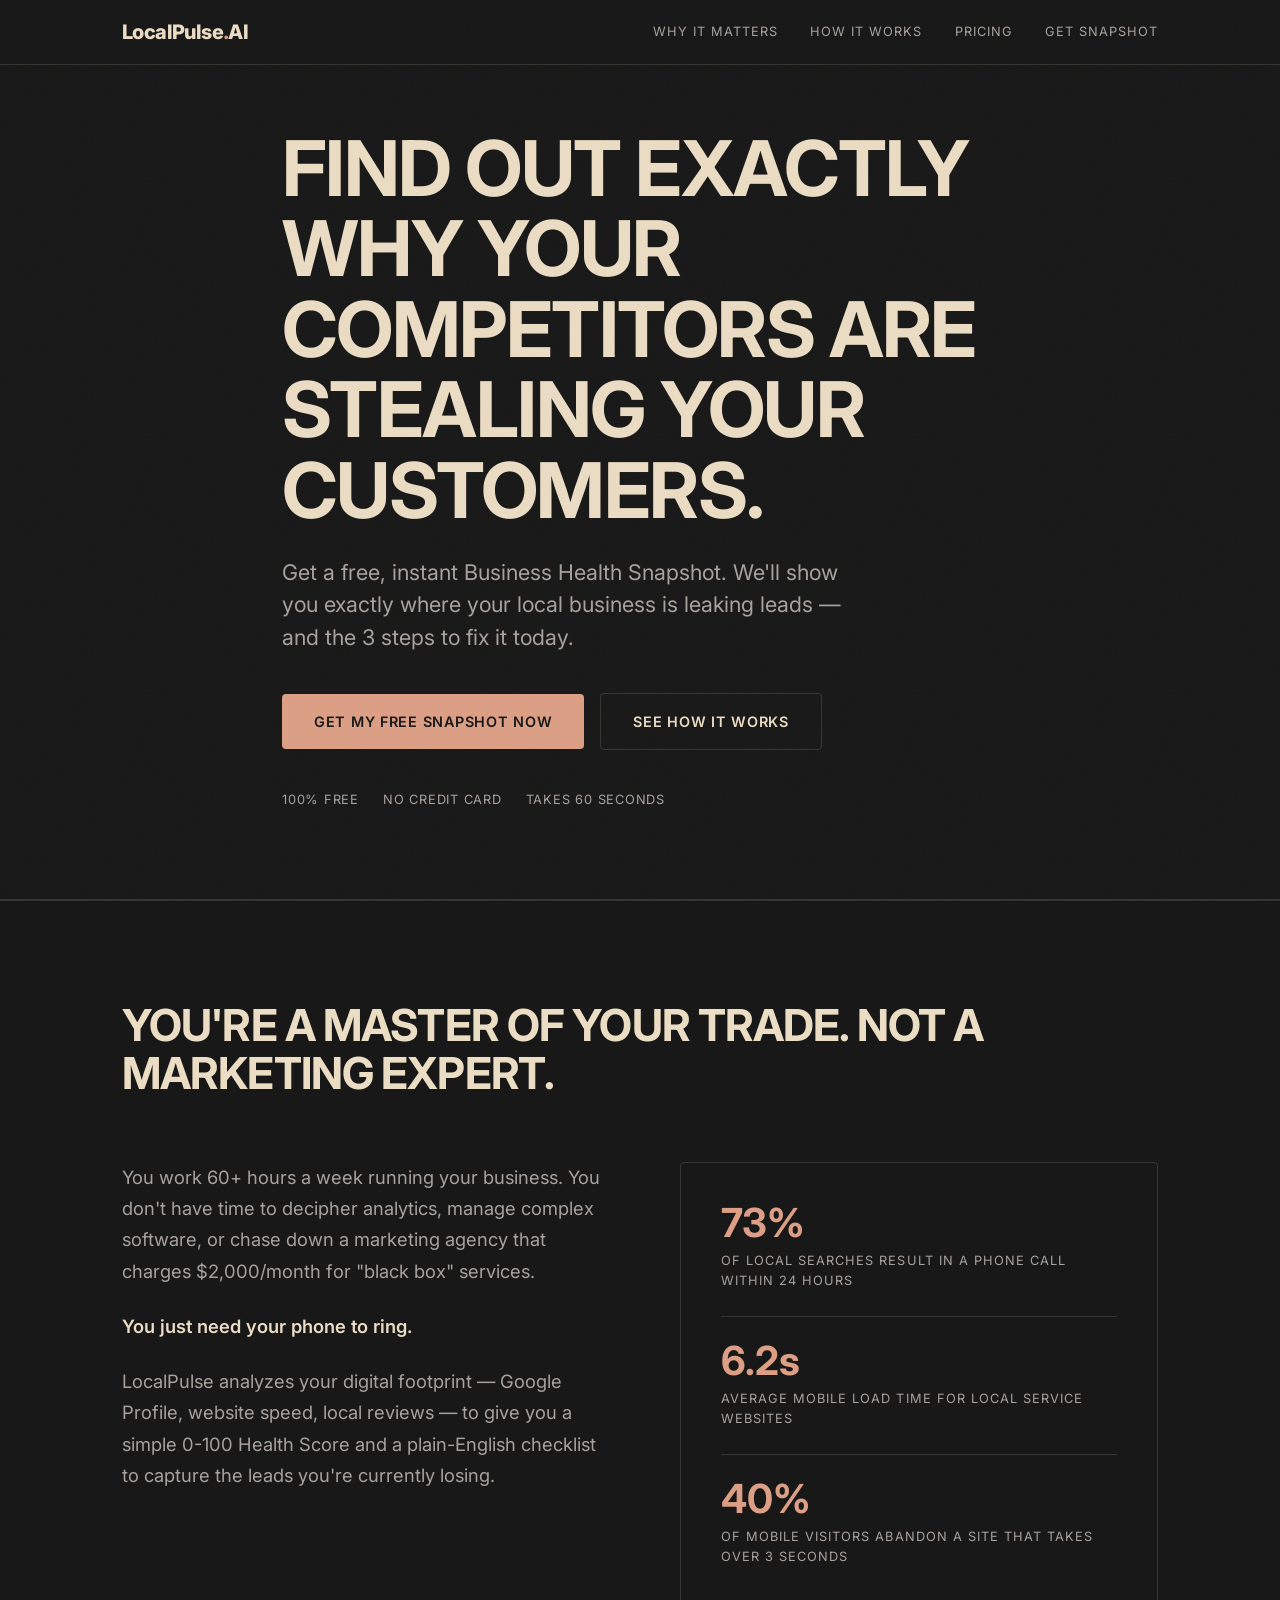
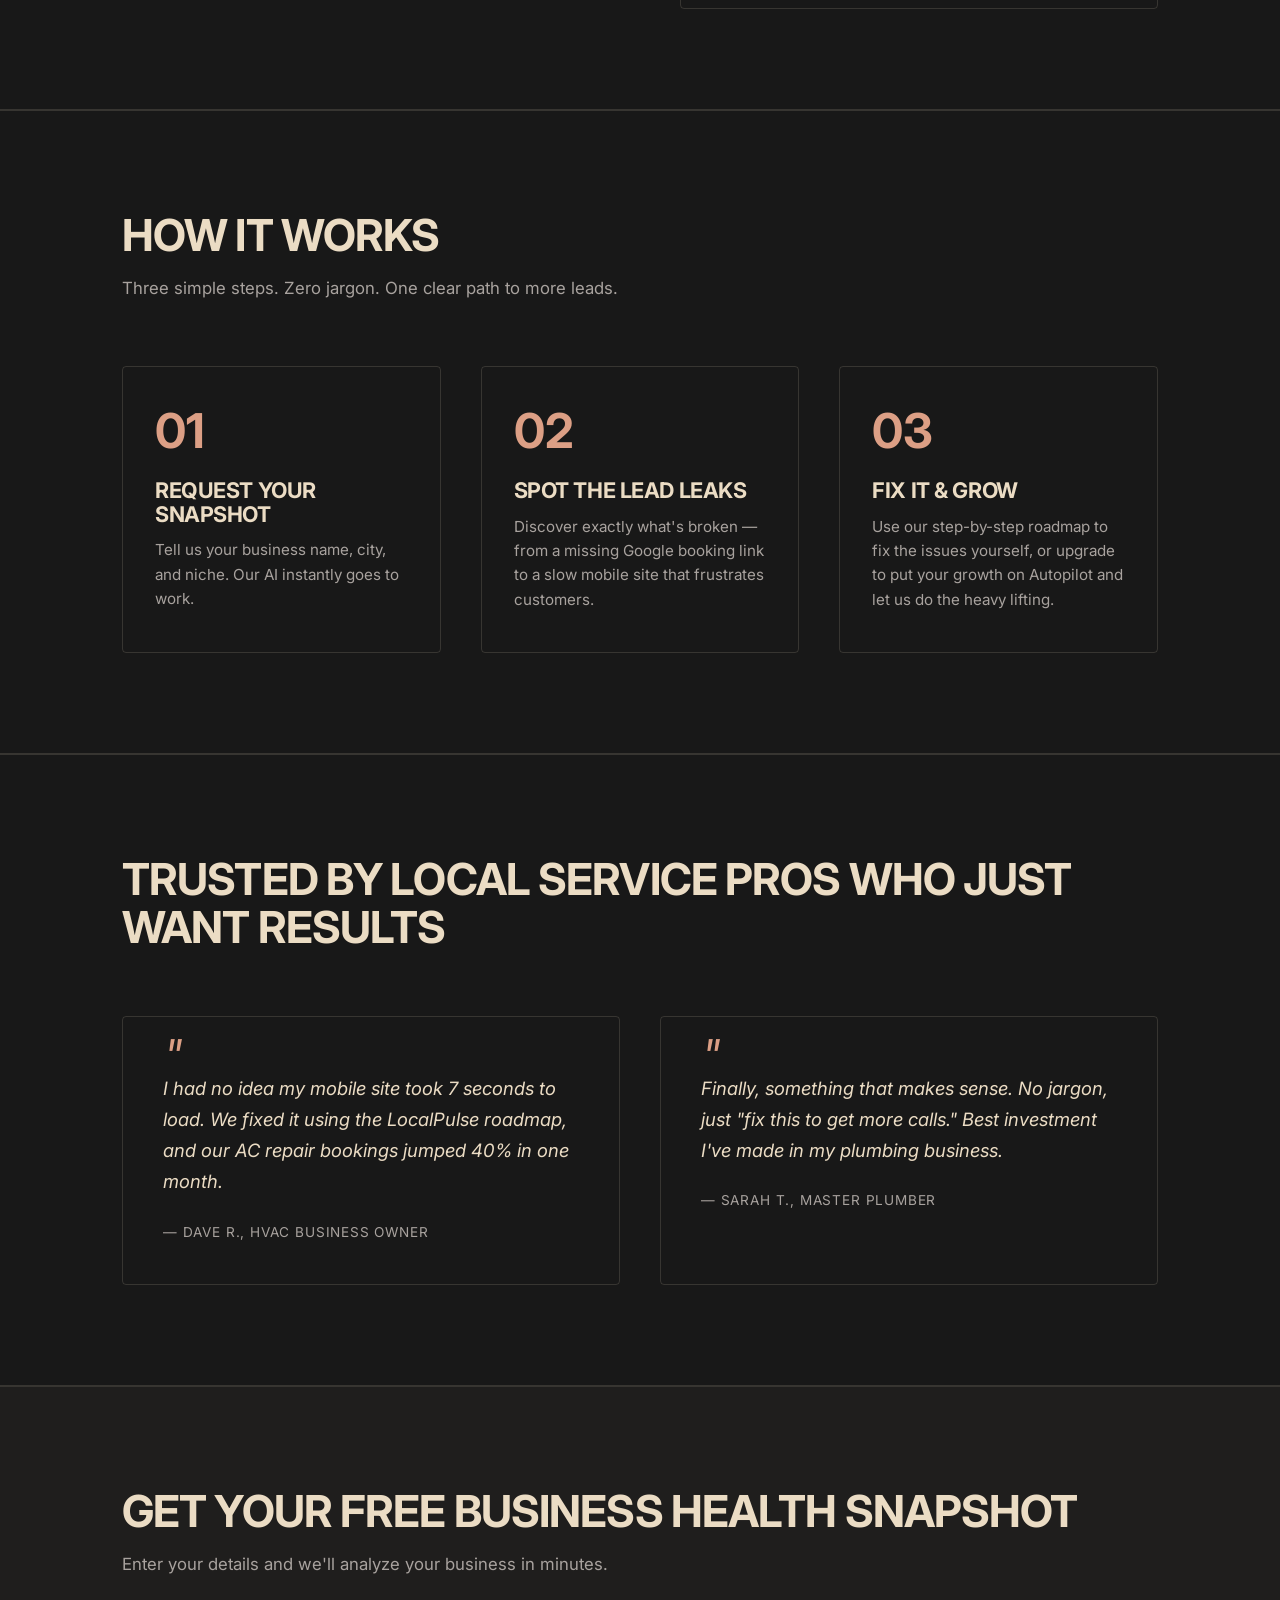
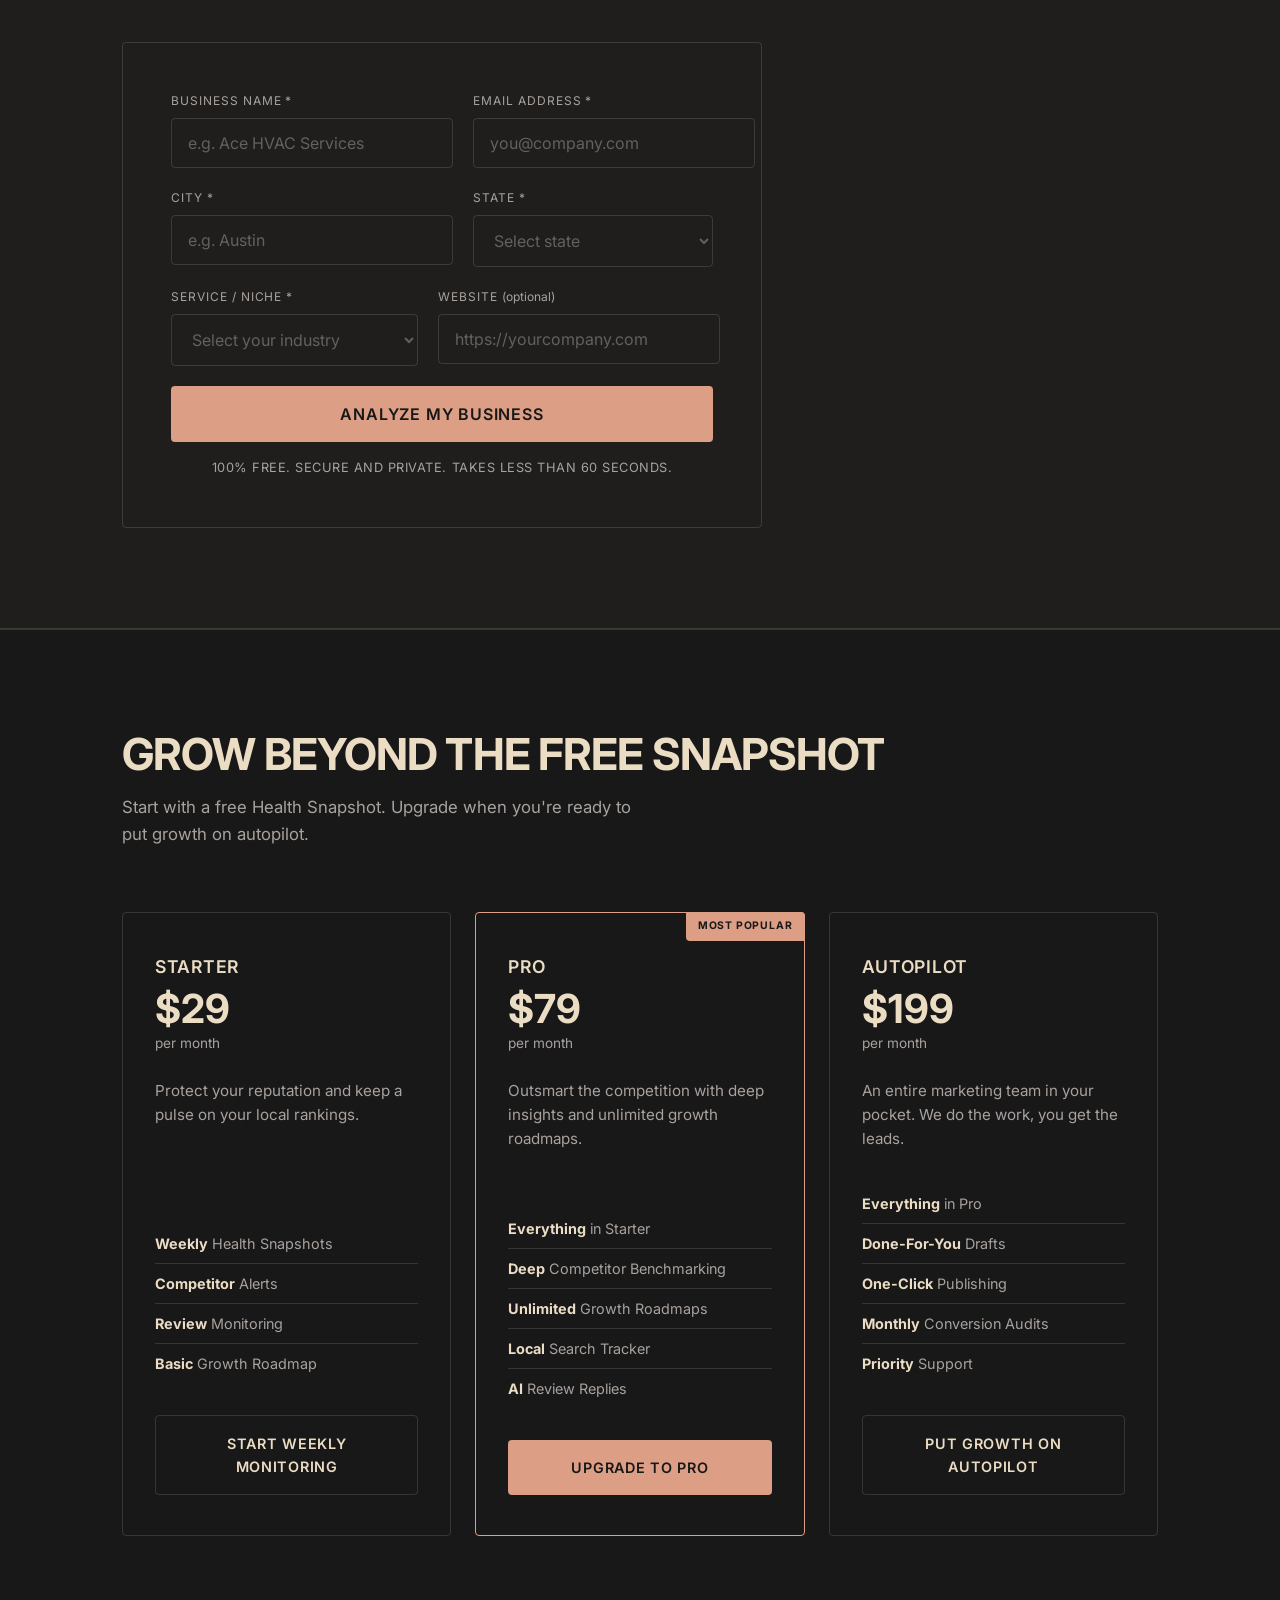
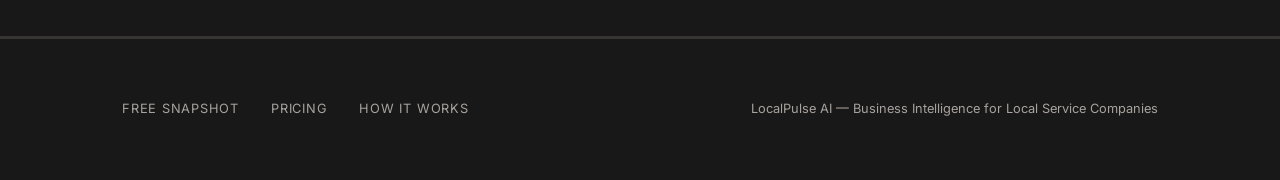
<file: landing-page/index.html>
<!DOCTYPE html>
<html lang="en">
<head>
  <meta charset="UTF-8">
  <meta name="viewport" content="width=device-width, initial-scale=1.0">
  <title>LocalPulse AI — Find Out Why Your Competitors Are Stealing Your Customers</title>
  <meta name="description" content="Get a free Business Health Snapshot. Discover where your local business is leaking leads and the 3 steps to fix it today.">
  <link rel="preconnect" href="https://fonts.googleapis.com">
  <link rel="preconnect" href="https://fonts.gstatic.com" crossorigin>
  <link href="https://fonts.googleapis.com/css2?family=Inter:wght@400;500;600;700;800&display=swap" rel="stylesheet">
  <link rel="stylesheet" href="styles.css">
</head>
<body>

  <!-- Navigation -->
  <nav class="nav">
    <div class="container nav-inner">
      <a href="/" class="logo">LocalPulse<span>.</span>AI</a>
      <ul class="nav-links">
        <li><a href="#hook">Why It Matters</a></li>
        <li><a href="#how">How It Works</a></li>
        <li><a href="#pricing">Pricing</a></li>
        <li><a href="#form">Get Snapshot</a></li>
      </ul>
    </div>
  </nav>

  <!-- Hero -->
  <header class="hero">
    <div class="container hero-content">
      <h1>Find Out Exactly Why Your Competitors Are Stealing Your Customers.</h1>
      <p class="hero-sub">Get a free, instant Business Health Snapshot. We'll show you exactly where your local business is leaking leads — and the 3 steps to fix it today.</p>
      <div class="hero-cta">
        <a href="#form" class="btn btn-primary">Get My Free Snapshot Now</a>
        <a href="#how" class="btn btn-outline">See How It Works</a>
      </div>
      <div class="hero-trust">
        <span>100% Free</span>
        <span>No Credit Card</span>
        <span>Takes 60 Seconds</span>
      </div>
    </div>
  </header>

  <div class="divider"></div>

  <!-- Hook -->
  <section class="section" id="hook">
    <div class="container">
      <div class="section-header">
        <h2>You're a Master of Your Trade. Not a Marketing Expert.</h2>
      </div>
      <div class="hook-grid">
        <div class="hook-body">
          <p>You work 60+ hours a week running your business. You don't have time to decipher analytics, manage complex software, or chase down a marketing agency that charges $2,000/month for "black box" services.</p>
          <p><strong>You just need your phone to ring.</strong></p>
          <p>LocalPulse analyzes your digital footprint — Google Profile, website speed, local reviews — to give you a simple 0-100 Health Score and a plain-English checklist to capture the leads you're currently losing.</p>
        </div>
        <div class="hook-stats">
          <div class="stat-item">
            <div class="stat-num">73%</div>
            <div class="stat-label">Of local searches result in a phone call within 24 hours</div>
          </div>
          <div class="stat-item">
            <div class="stat-num">6.2s</div>
            <div class="stat-label">Average mobile load time for local service websites</div>
          </div>
          <div class="stat-item">
            <div class="stat-num">40%</div>
            <div class="stat-label">Of mobile visitors abandon a site that takes over 3 seconds</div>
          </div>
        </div>
      </div>
    </div>
  </section>

  <div class="divider"></div>

  <!-- How It Works -->
  <section class="section" id="how">
    <div class="container">
      <div class="section-header">
        <h2>How It Works</h2>
        <p>Three simple steps. Zero jargon. One clear path to more leads.</p>
      </div>
      <div class="steps">
        <div class="step">
          <div class="step-num">01</div>
          <h3>Request Your Snapshot</h3>
          <p>Tell us your business name, city, and niche. Our AI instantly goes to work.</p>
        </div>
        <div class="step">
          <div class="step-num">02</div>
          <h3>Spot the Lead Leaks</h3>
          <p>Discover exactly what's broken — from a missing Google booking link to a slow mobile site that frustrates customers.</p>
        </div>
        <div class="step">
          <div class="step-num">03</div>
          <h3>Fix It &amp; Grow</h3>
          <p>Use our step-by-step roadmap to fix the issues yourself, or upgrade to put your growth on Autopilot and let us do the heavy lifting.</p>
        </div>
      </div>
    </div>
  </section>

  <div class="divider"></div>

  <!-- Social Proof -->
  <section class="section">
    <div class="container">
      <div class="section-header">
        <h2>Trusted by Local Service Pros Who Just Want Results</h2>
      </div>
      <div class="quotes">
        <div class="quote">
          <p class="quote-text">I had no idea my mobile site took 7 seconds to load. We fixed it using the LocalPulse roadmap, and our AC repair bookings jumped 40% in one month.</p>
          <p class="quote-attrib">— Dave R., HVAC Business Owner</p>
        </div>
        <div class="quote">
          <p class="quote-text">Finally, something that makes sense. No jargon, just "fix this to get more calls." Best investment I've made in my plumbing business.</p>
          <p class="quote-attrib">— Sarah T., Master Plumber</p>
        </div>
      </div>
    </div>
  </section>

  <div class="divider"></div>

  <!-- Lead Capture Form -->
  <section class="section form-section" id="form">
    <div class="container">
      <div class="section-header">
        <h2>Get Your Free Business Health Snapshot</h2>
        <p>Enter your details and we'll analyze your business in minutes.</p>
      </div>
      <div class="form-card" id="formCard">
        <form id="reportForm" novalidate>
          <div class="form-row">
            <div class="form-group">
              <label for="business_name">Business Name *</label>
              <input type="text" id="business_name" name="business_name" placeholder="e.g. Ace HVAC Services" required>
            </div>
            <div class="form-group">
              <label for="email">Email Address *</label>
              <input type="email" id="email" name="email" placeholder="you@company.com" required>
            </div>
          </div>
          <div class="form-row">
            <div class="form-group">
              <label for="city">City *</label>
              <input type="text" id="city" name="city" placeholder="e.g. Austin" required>
            </div>
            <div class="form-group">
              <label for="state">State *</label>
              <select id="state" name="state" required>
                <option value="" disabled selected>Select state</option>
                <option value="AL">Alabama</option>
                <option value="AK">Alaska</option>
                <option value="AZ">Arizona</option>
                <option value="AR">Arkansas</option>
                <option value="CA">California</option>
                <option value="CO">Colorado</option>
                <option value="CT">Connecticut</option>
                <option value="DE">Delaware</option>
                <option value="FL">Florida</option>
                <option value="GA">Georgia</option>
                <option value="HI">Hawaii</option>
                <option value="ID">Idaho</option>
                <option value="IL">Illinois</option>
                <option value="IN">Indiana</option>
                <option value="IA">Iowa</option>
                <option value="KS">Kansas</option>
                <option value="KY">Kentucky</option>
                <option value="LA">Louisiana</option>
                <option value="ME">Maine</option>
                <option value="MD">Maryland</option>
                <option value="MA">Massachusetts</option>
                <option value="MI">Michigan</option>
                <option value="MN">Minnesota</option>
                <option value="MS">Mississippi</option>
                <option value="MO">Missouri</option>
                <option value="MT">Montana</option>
                <option value="NE">Nebraska</option>
                <option value="NV">Nevada</option>
                <option value="NH">New Hampshire</option>
                <option value="NJ">New Jersey</option>
                <option value="NM">New Mexico</option>
                <option value="NY">New York</option>
                <option value="NC">North Carolina</option>
                <option value="ND">North Dakota</option>
                <option value="OH">Ohio</option>
                <option value="OK">Oklahoma</option>
                <option value="OR">Oregon</option>
                <option value="PA">Pennsylvania</option>
                <option value="RI">Rhode Island</option>
                <option value="SC">South Carolina</option>
                <option value="SD">South Dakota</option>
                <option value="TN">Tennessee</option>
                <option value="TX">Texas</option>
                <option value="UT">Utah</option>
                <option value="VT">Vermont</option>
                <option value="VA">Virginia</option>
                <option value="WA">Washington</option>
                <option value="WV">West Virginia</option>
                <option value="WI">Wisconsin</option>
                <option value="WY">Wyoming</option>
              </select>
            </div>
          </div>
          <div class="form-row">
            <div class="form-group">
              <label for="niche">Service / Niche *</label>
              <select id="niche" name="niche" required>
                <option value="" disabled selected>Select your industry</option>
                <option value="HVAC">HVAC / Heating &amp; Cooling</option>
                <option value="Plumbing">Plumbing</option>
                <option value="Electrical">Electrical</option>
                <option value="Roofing">Roofing</option>
                <option value="Garage Doors">Garage Doors</option>
                <option value="Pest Control">Pest Control</option>
                <option value="Landscaping">Landscaping</option>
                <option value="Painting">Painting</option>
                <option value="Cleaning">Cleaning Services</option>
                <option value="Other">Other Home Services</option>
              </select>
            </div>
            <div class="form-group">
              <label for="website">Website <span style="text-transform:none;letter-spacing:0;color:var(--muted)">(optional)</span></label>
              <input type="url" id="website" name="website" placeholder="https://yourcompany.com">
            </div>
          </div>
          <div class="form-submit">
            <button type="submit" class="btn btn-primary" id="submitBtn">Analyze My Business</button>
          </div>
          <p class="form-micro">100% Free. Secure and private. Takes less than 60 seconds.</p>
        </form>

        <div class="form-success" id="successMessage">
          <h3>Your Snapshot Is Being Prepared.</h3>
          <p id="successText" class="text-muted" style="max-width:none;"></p>
          <p class="mt-24 text-muted" style="font-size:0.85rem;">Snapshot ID: <code id="snapshotId" style="color:var(--accent)"></code></p>
        </div>
      </div>
    </div>
  </section>

  <div class="divider"></div>

  <!-- Pricing -->
  <section class="section" id="pricing">
    <div class="container">
      <div class="section-header">
        <h2>Grow Beyond the Free Snapshot</h2>
        <p>Start with a free Health Snapshot. Upgrade when you're ready to put growth on autopilot.</p>
      </div>
      <div class="pricing-grid">
        <div class="pricing-card">
          <div class="pricing-name">Starter</div>
          <div class="pricing-price">$29</div>
          <div class="pricing-period">per month</div>
          <p class="pricing-desc">Protect your reputation and keep a pulse on your local rankings.</p>
          <ul class="pricing-features">
            <li><strong>Weekly</strong> Health Snapshots</li>
            <li><strong>Competitor</strong> Alerts</li>
            <li><strong>Review</strong> Monitoring</li>
            <li><strong>Basic</strong> Growth Roadmap</li>
          </ul>
          <a href="checkout-starter.html" class="btn btn-outline">Start Weekly Monitoring</a>
        </div>

        <div class="pricing-card featured">
          <div class="pricing-badge">Most Popular</div>
          <div class="pricing-name">Pro</div>
          <div class="pricing-price">$79</div>
          <div class="pricing-period">per month</div>
          <p class="pricing-desc">Outsmart the competition with deep insights and unlimited growth roadmaps.</p>
          <ul class="pricing-features">
            <li><strong>Everything</strong> in Starter</li>
            <li><strong>Deep</strong> Competitor Benchmarking</li>
            <li><strong>Unlimited</strong> Growth Roadmaps</li>
            <li><strong>Local</strong> Search Tracker</li>
            <li><strong>AI</strong> Review Replies</li>
          </ul>
          <a href="checkout-pro.html" class="btn btn-primary">Upgrade to Pro</a>
        </div>

        <div class="pricing-card">
          <div class="pricing-name">Autopilot</div>
          <div class="pricing-price">$199</div>
          <div class="pricing-period">per month</div>
          <p class="pricing-desc">An entire marketing team in your pocket. We do the work, you get the leads.</p>
          <ul class="pricing-features">
            <li><strong>Everything</strong> in Pro</li>
            <li><strong>Done-For-You</strong> Drafts</li>
            <li><strong>One-Click</strong> Publishing</li>
            <li><strong>Monthly</strong> Conversion Audits</li>
            <li><strong>Priority</strong> Support</li>
          </ul>
          <a href="checkout-autopilot.html" class="btn btn-outline">Put Growth on Autopilot</a>
        </div>
      </div>
    </div>
  </section>

  <div class="divider"></div>

  <!-- Footer -->
  <footer class="footer">
    <div class="container footer-inner">
      <ul class="footer-links">
        <li><a href="#form">Free Snapshot</a></li>
        <li><a href="#pricing">Pricing</a></li>
        <li><a href="#how">How It Works</a></li>
      </ul>
      <p class="footer-copy">LocalPulse AI — Business Intelligence for Local Service Companies</p>
    </div>
  </footer>

  <script src="app.js"></script>
</body>
</html>
</file>
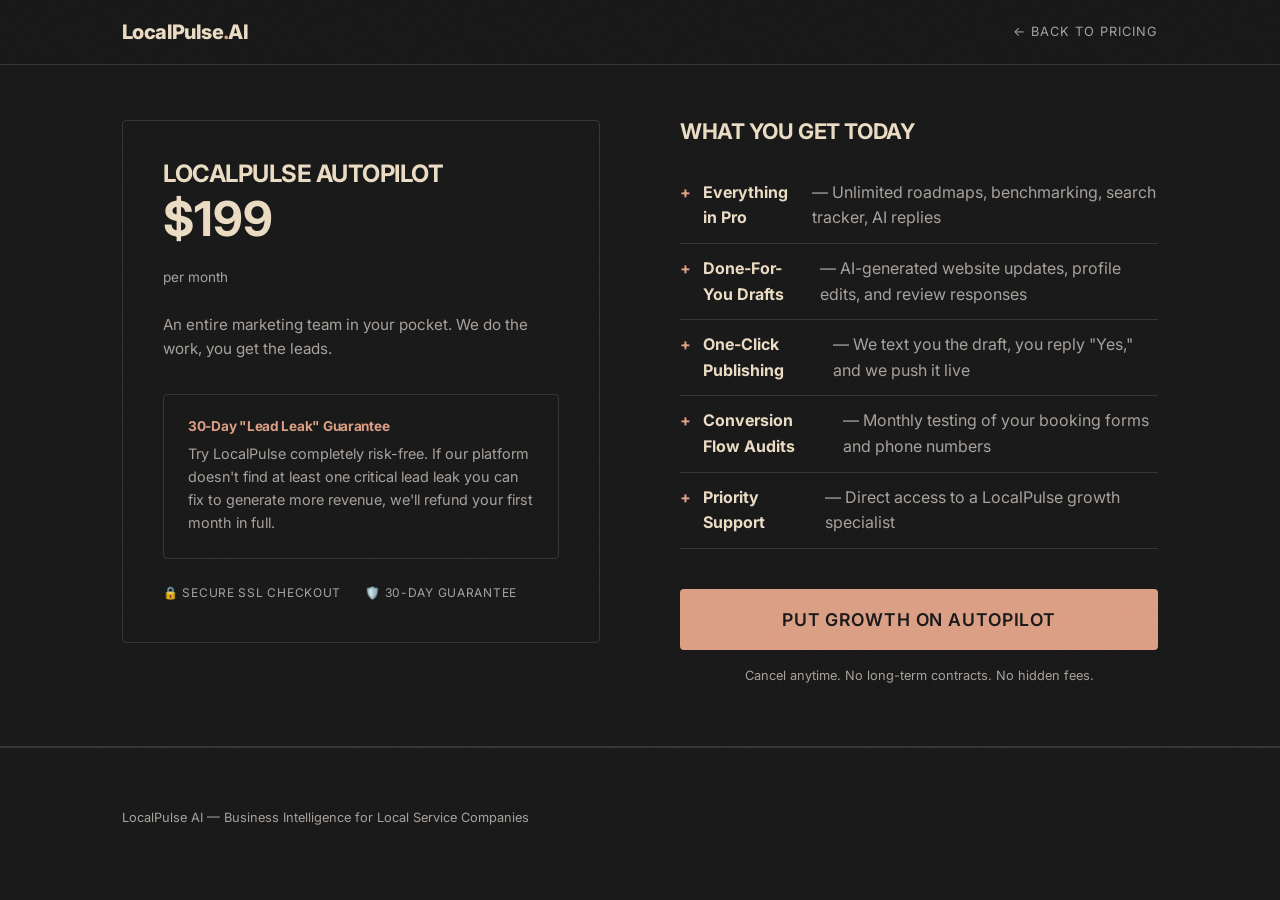
<file: landing-page/checkout-autopilot.html>
<!DOCTYPE html>
<html lang="en">
<head>
  <meta charset="UTF-8">
  <meta name="viewport" content="width=device-width, initial-scale=1.0">
  <title>LocalPulse Autopilot — $199/month</title>
  <link rel="preconnect" href="https://fonts.googleapis.com">
  <link href="https://fonts.googleapis.com/css2?family=Inter:wght@400;500;600;700;800&display=swap" rel="stylesheet">
  <link rel="stylesheet" href="styles.css">
</head>
<body>
  <nav class="nav">
    <div class="container nav-inner">
      <a href="index.html" class="logo">LocalPulse<span>.</span>AI</a>
      <ul class="nav-links">
        <li><a href="index.html#pricing">← Back to Pricing</a></li>
      </ul>
    </div>
  </nav>

  <header class="hero checkout-hero">
    <div class="container">
      <div class="checkout-grid">
        <div class="checkout-summary">
          <h2>LocalPulse Autopilot</h2>
          <div class="pricing-price">$199</div>
          <div class="pricing-period">per month</div>
          <p class="pricing-desc">An entire marketing team in your pocket. We do the work, you get the leads.</p>

          <div class="guarantee-box">
            <h4>30-Day "Lead Leak" Guarantee</h4>
            <p>Try LocalPulse completely risk-free. If our platform doesn't find at least one critical lead leak you can fix to generate more revenue, we'll refund your first month in full.</p>
          </div>

          <div class="security-badges">
            <span>🔒 Secure SSL Checkout</span>
            <span>🛡️ 30-Day Guarantee</span>
          </div>
        </div>

        <div class="checkout-features">
          <h3>What You Get Today</h3>
          <ul>
            <li><strong>Everything in Pro</strong> — Unlimited roadmaps, benchmarking, search tracker, AI replies</li>
            <li><strong>Done-For-You Drafts</strong> — AI-generated website updates, profile edits, and review responses</li>
            <li><strong>One-Click Publishing</strong> — We text you the draft, you reply "Yes," and we push it live</li>
            <li><strong>Conversion Flow Audits</strong> — Monthly testing of your booking forms and phone numbers</li>
            <li><strong>Priority Support</strong> — Direct access to a LocalPulse growth specialist</li>
          </ul>

          <div class="checkout-cta">
            <button class="btn btn-primary" onclick="startCheckout('autopilot')">Put Growth on Autopilot</button>
            <p class="checkout-micro">Cancel anytime. No long-term contracts. No hidden fees.</p>
          </div>
          <script>
          function startCheckout(tier) {
            const btn = document.querySelector('.checkout-cta .btn');
            btn.disabled = true;
            btn.textContent = 'Redirecting...';
            const apiUrl = (window.location.origin.includes('localhost') || window.location.origin.includes('127.0.0.1'))
              ? 'http://localhost:5000/api/checkout/create'
              : '/api/checkout/create';
            fetch(apiUrl, {
              method: 'POST',
              headers: {'Content-Type': 'application/json'},
              body: JSON.stringify({
                tier: tier,
                success_url: window.location.origin + '/checkout-success.html?tier=' + tier,
                cancel_url: window.location.href,
              }),
            })
            .then(r => r.json())
            .then(data => {
              if (data.success && data.checkout_url) {
                window.location.href = data.checkout_url;
              } else {
                alert('Unable to start checkout: ' + (data.error || 'Unknown error'));
                btn.disabled = false;
                btn.textContent = 'Put Growth on Autopilot';
              }
            })
            .catch(err => {
              alert('Checkout error: ' + err.message);
              btn.disabled = false;
              btn.textContent = 'Put Growth on Autopilot';
            });
          }
          </script>
        </div>
      </div>
    </div>
  </header>

  <footer class="footer">
    <div class="container footer-inner">
      <p class="footer-copy">LocalPulse AI — Business Intelligence for Local Service Companies</p>
    </div>
  </footer>
</body>
</html>
</file>
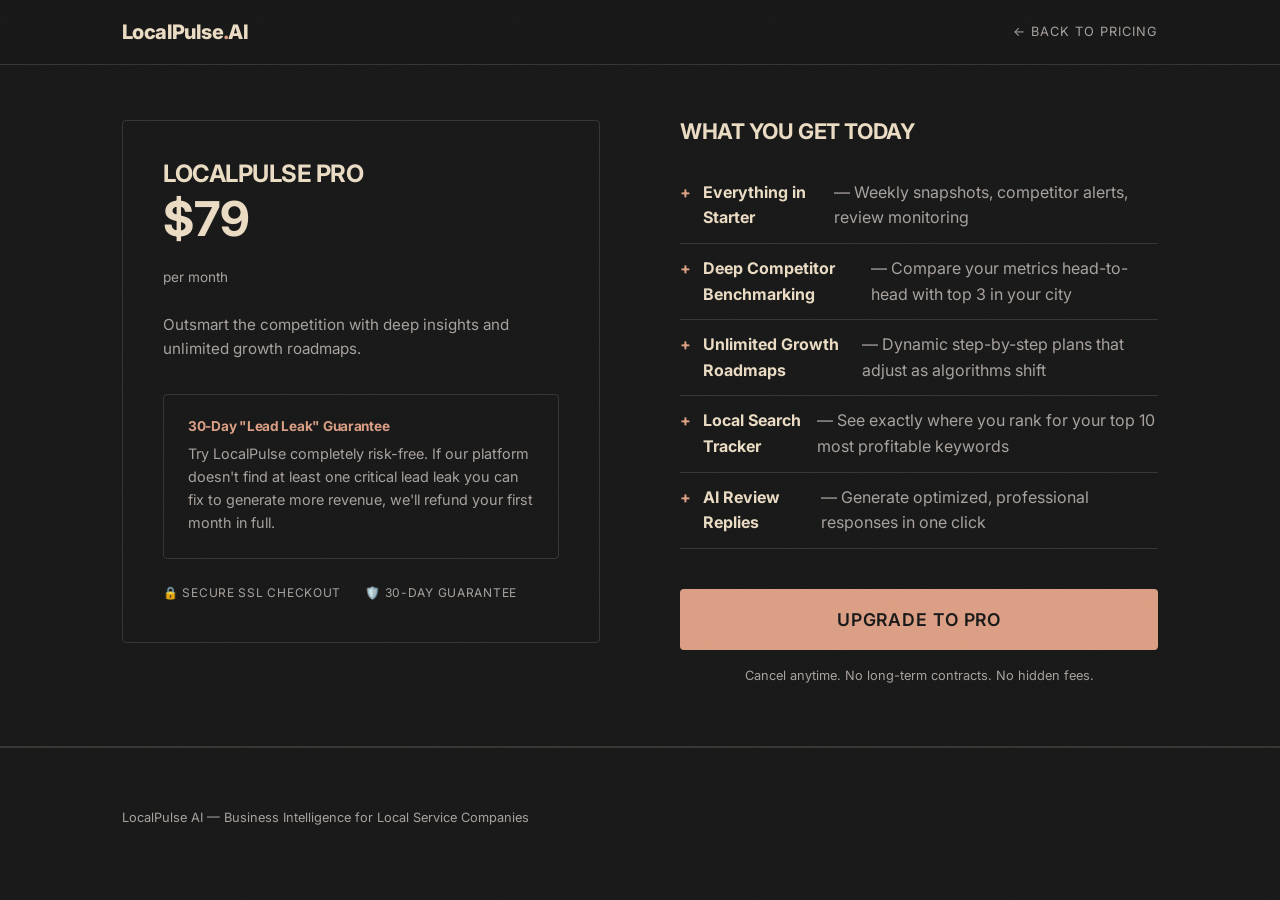
<file: landing-page/checkout-pro.html>
<!DOCTYPE html>
<html lang="en">
<head>
  <meta charset="UTF-8">
  <meta name="viewport" content="width=device-width, initial-scale=1.0">
  <title>LocalPulse Pro — $79/month</title>
  <link rel="preconnect" href="https://fonts.googleapis.com">
  <link href="https://fonts.googleapis.com/css2?family=Inter:wght@400;500;600;700;800&display=swap" rel="stylesheet">
  <link rel="stylesheet" href="styles.css">
</head>
<body>
  <nav class="nav">
    <div class="container nav-inner">
      <a href="index.html" class="logo">LocalPulse<span>.</span>AI</a>
      <ul class="nav-links">
        <li><a href="index.html#pricing">← Back to Pricing</a></li>
      </ul>
    </div>
  </nav>

  <header class="hero checkout-hero">
    <div class="container">
      <div class="checkout-grid">
        <div class="checkout-summary">
          <h2>LocalPulse Pro</h2>
          <div class="pricing-price">$79</div>
          <div class="pricing-period">per month</div>
          <p class="pricing-desc">Outsmart the competition with deep insights and unlimited growth roadmaps.</p>

          <div class="guarantee-box">
            <h4>30-Day "Lead Leak" Guarantee</h4>
            <p>Try LocalPulse completely risk-free. If our platform doesn't find at least one critical lead leak you can fix to generate more revenue, we'll refund your first month in full.</p>
          </div>

          <div class="security-badges">
            <span>🔒 Secure SSL Checkout</span>
            <span>🛡️ 30-Day Guarantee</span>
          </div>
        </div>

        <div class="checkout-features">
          <h3>What You Get Today</h3>
          <ul>
            <li><strong>Everything in Starter</strong> — Weekly snapshots, competitor alerts, review monitoring</li>
            <li><strong>Deep Competitor Benchmarking</strong> — Compare your metrics head-to-head with top 3 in your city</li>
            <li><strong>Unlimited Growth Roadmaps</strong> — Dynamic step-by-step plans that adjust as algorithms shift</li>
            <li><strong>Local Search Tracker</strong> — See exactly where you rank for your top 10 most profitable keywords</li>
            <li><strong>AI Review Replies</strong> — Generate optimized, professional responses in one click</li>
          </ul>

          <div class="checkout-cta">
            <button class="btn btn-primary" onclick="startCheckout('pro')">Upgrade to Pro</button>
            <p class="checkout-micro">Cancel anytime. No long-term contracts. No hidden fees.</p>
          </div>
          <script>
          function startCheckout(tier) {
            const btn = document.querySelector('.checkout-cta .btn');
            btn.disabled = true;
            btn.textContent = 'Redirecting...';
            const apiUrl = (window.location.origin.includes('localhost') || window.location.origin.includes('127.0.0.1'))
              ? 'http://localhost:5000/api/checkout/create'
              : '/api/checkout/create';
            fetch(apiUrl, {
              method: 'POST',
              headers: {'Content-Type': 'application/json'},
              body: JSON.stringify({
                tier: tier,
                success_url: window.location.origin + '/checkout-success.html?tier=' + tier,
                cancel_url: window.location.href,
              }),
            })
            .then(r => r.json())
            .then(data => {
              if (data.success && data.checkout_url) {
                window.location.href = data.checkout_url;
              } else {
                alert('Unable to start checkout: ' + (data.error || 'Unknown error'));
                btn.disabled = false;
                btn.textContent = 'Upgrade to Pro';
              }
            })
            .catch(err => {
              alert('Checkout error: ' + err.message);
              btn.disabled = false;
              btn.textContent = 'Upgrade to Pro';
            });
          }
          </script>
        </div>
      </div>
    </div>
  </header>

  <footer class="footer">
    <div class="container footer-inner">
      <p class="footer-copy">LocalPulse AI — Business Intelligence for Local Service Companies</p>
    </div>
  </footer>
</body>
</html>
</file>
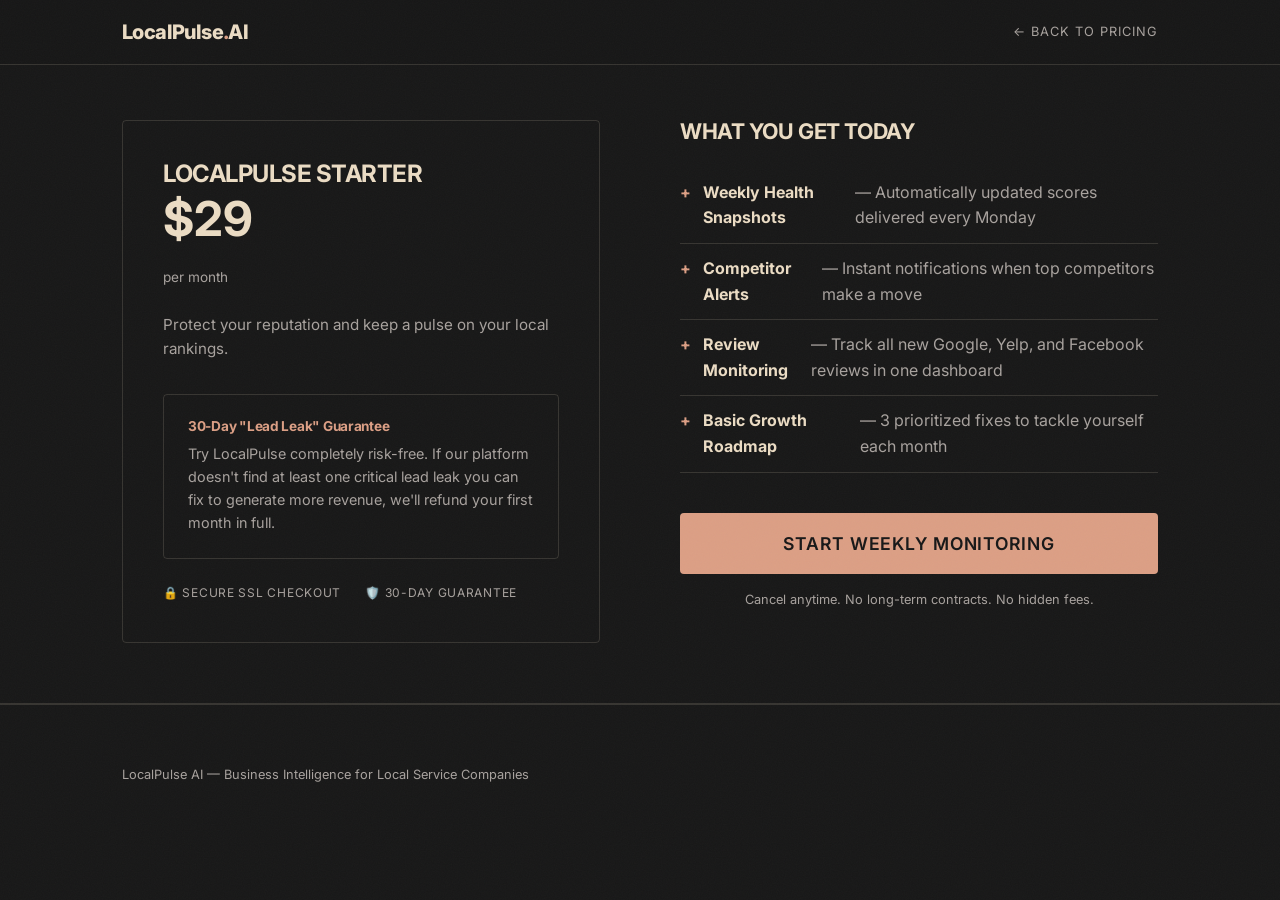
<file: landing-page/checkout-starter.html>
<!DOCTYPE html>
<html lang="en">
<head>
  <meta charset="UTF-8">
  <meta name="viewport" content="width=device-width, initial-scale=1.0">
  <title>LocalPulse Starter — $29/month</title>
  <link rel="preconnect" href="https://fonts.googleapis.com">
  <link href="https://fonts.googleapis.com/css2?family=Inter:wght@400;500;600;700;800&display=swap" rel="stylesheet">
  <link rel="stylesheet" href="styles.css">
</head>
<body>
  <nav class="nav">
    <div class="container nav-inner">
      <a href="index.html" class="logo">LocalPulse<span>.</span>AI</a>
      <ul class="nav-links">
        <li><a href="index.html#pricing">← Back to Pricing</a></li>
      </ul>
    </div>
  </nav>

  <header class="hero checkout-hero">
    <div class="container">
      <div class="checkout-grid">
        <div class="checkout-summary">
          <h2>LocalPulse Starter</h2>
          <div class="pricing-price">$29</div>
          <div class="pricing-period">per month</div>
          <p class="pricing-desc">Protect your reputation and keep a pulse on your local rankings.</p>

          <div class="guarantee-box">
            <h4>30-Day "Lead Leak" Guarantee</h4>
            <p>Try LocalPulse completely risk-free. If our platform doesn't find at least one critical lead leak you can fix to generate more revenue, we'll refund your first month in full.</p>
          </div>

          <div class="security-badges">
            <span>🔒 Secure SSL Checkout</span>
            <span>🛡️ 30-Day Guarantee</span>
          </div>
        </div>

        <div class="checkout-features">
          <h3>What You Get Today</h3>
          <ul>
            <li><strong>Weekly Health Snapshots</strong> — Automatically updated scores delivered every Monday</li>
            <li><strong>Competitor Alerts</strong> — Instant notifications when top competitors make a move</li>
            <li><strong>Review Monitoring</strong> — Track all new Google, Yelp, and Facebook reviews in one dashboard</li>
            <li><strong>Basic Growth Roadmap</strong> — 3 prioritized fixes to tackle yourself each month</li>
          </ul>

          <div class="checkout-cta">
            <button class="btn btn-primary" onclick="startCheckout('starter')">Start Weekly Monitoring</button>
            <p class="checkout-micro">Cancel anytime. No long-term contracts. No hidden fees.</p>
          </div>
          <script>
          function startCheckout(tier) {
            const btn = document.querySelector('.checkout-cta .btn');
            btn.disabled = true;
            btn.textContent = 'Redirecting...';
            const apiUrl = (window.location.origin.includes('localhost') || window.location.origin.includes('127.0.0.1'))
              ? 'http://localhost:5000/api/checkout/create'
              : '/api/checkout/create';
            fetch(apiUrl, {
              method: 'POST',
              headers: {'Content-Type': 'application/json'},
              body: JSON.stringify({
                tier: tier,
                success_url: window.location.origin + '/checkout-success.html?tier=' + tier,
                cancel_url: window.location.href,
              }),
            })
            .then(r => r.json())
            .then(data => {
              if (data.success && data.checkout_url) {
                window.location.href = data.checkout_url;
              } else {
                alert('Unable to start checkout: ' + (data.error || 'Unknown error'));
                btn.disabled = false;
                btn.textContent = 'Start Weekly Monitoring';
              }
            })
            .catch(err => {
              alert('Checkout error: ' + err.message);
              btn.disabled = false;
              btn.textContent = 'Start Weekly Monitoring';
            });
          }
          </script>
        </div>
      </div>
    </div>
  </header>

  <footer class="footer">
    <div class="container footer-inner">
      <p class="footer-copy">LocalPulse AI — Business Intelligence for Local Service Companies</p>
    </div>
  </footer>
</body>
</html>
</file>
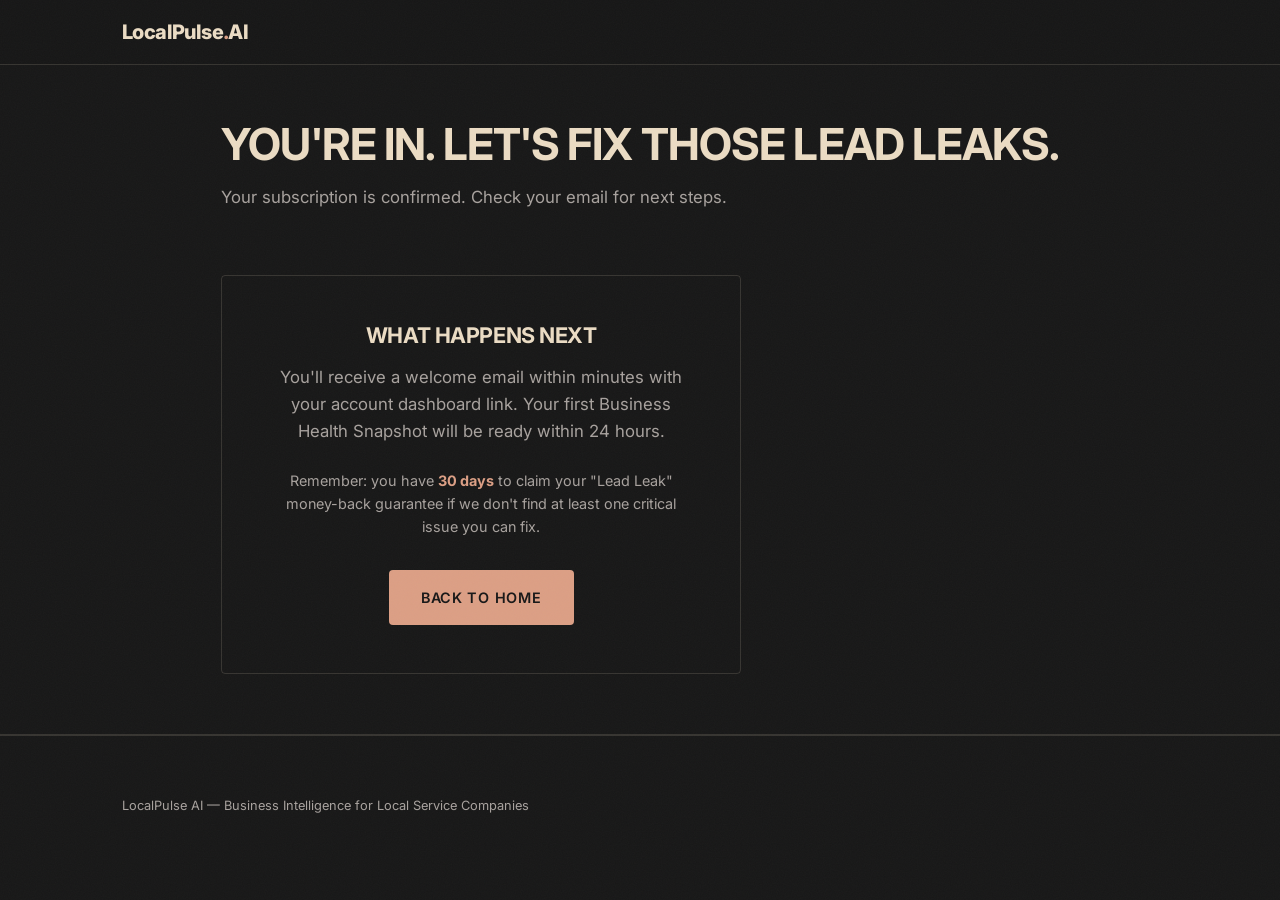
<file: landing-page/checkout-success.html>
<!DOCTYPE html>
<html lang="en">
<head>
  <meta charset="UTF-8">
  <meta name="viewport" content="width=device-width, initial-scale=1.0">
  <title>Welcome to LocalPulse — Subscription Confirmed</title>
  <link rel="preconnect" href="https://fonts.googleapis.com">
  <link href="https://fonts.googleapis.com/css2?family=Inter:wght@400;500;600;700;800&display=swap" rel="stylesheet">
  <link rel="stylesheet" href="styles.css">
</head>
<body>
  <nav class="nav">
    <div class="container nav-inner">
      <a href="index.html" class="logo">LocalPulse<span>.</span>AI</a>
    </div>
  </nav>

  <header class="hero checkout-hero">
    <div class="container">
      <div class="section-header">
        <h2>You're In. Let's Fix Those Lead Leaks.</h2>
        <p>Your subscription is confirmed. Check your email for next steps.</p>
      </div>
      <div class="form-card" style="text-align:center; max-width:520px;">
        <h3 style="margin-bottom:16px;">What Happens Next</h3>
        <p class="text-muted" style="max-width:none; margin-bottom:24px;">
          You'll receive a welcome email within minutes with your account dashboard link.
          Your first Business Health Snapshot will be ready within 24 hours.
        </p>
        <p class="text-muted" style="max-width:none; font-size:0.9rem; margin-bottom:32px;">
          Remember: you have <strong class="text-accent">30 days</strong> to claim your "Lead Leak" money-back guarantee if we don't find at least one critical issue you can fix.
        </p>
        <a href="index.html" class="btn btn-primary">Back to Home</a>
      </div>
    </div>
  </header>

  <footer class="footer">
    <div class="container footer-inner">
      <p class="footer-copy">LocalPulse AI — Business Intelligence for Local Service Companies</p>
    </div>
  </footer>
</body>
</html>
</file>
<file: landing-page/styles.css>
/* ── LocalPulse AI — Editorial Design System ── */

:root {
  --bg: #181818;
  --text: #EBDCC4;
  --accent: #DC9F85;
  --muted: #A8A29E;
  --border: rgba(235, 220, 196, 0.15);
  --border-focus: #EBDCC4;
  --radius: 4px;
  --max-width: 1100px;
  --font-display: 'Clash Grotesk', 'Space Grotesk', 'Inter', system-ui, sans-serif;
  --font-body: 'General Sans', 'Inter', system-ui, sans-serif;
}

* { margin: 0; padding: 0; box-sizing: border-box; }

html { scroll-behavior: smooth; }

body {
  font-family: var(--font-body);
  background: var(--bg);
  color: var(--text);
  line-height: 1.6;
  -webkit-font-smoothing: antialiased;
}

/* Noise overlay */
body::before {
  content: '';
  position: fixed;
  inset: 0;
  pointer-events: none;
  z-index: 9999;
  opacity: 0.03;
  background-image: url("data:image/svg+xml,%3Csvg viewBox='0 0 256 256' xmlns='http://www.w3.org/2000/svg'%3E%3Cfilter id='n'%3E%3CfeTurbulence type='fractalNoise' baseFrequency='0.85' numOctaves='4' stitchTiles='stitch'/%3E%3C/filter%3E%3Crect width='100%25' height='100%25' filter='url(%23n)'/%3E%3C/svg%3E");
  background-repeat: repeat;
  background-size: 256px 256px;
}

.container {
  max-width: var(--max-width);
  margin: 0 auto;
  padding: 0 32px;
}

/* ── Typography ── */
h1, h2, h3, h4 {
  font-family: var(--font-display);
  font-weight: 700;
  line-height: 1.1;
  letter-spacing: -0.02em;
}

h1 {
  font-size: clamp(2.5rem, 6vw, 5rem);
  text-transform: uppercase;
  color: var(--text);
}

h2 {
  font-size: clamp(1.75rem, 3.5vw, 2.75rem);
  text-transform: uppercase;
  color: var(--text);
}

h3 {
  font-size: clamp(1.1rem, 2vw, 1.35rem);
  text-transform: uppercase;
  color: var(--text);
}

p { font-size: 1.05rem; color: var(--muted); max-width: 600px; }

a { color: var(--accent); text-decoration: none; }
a:hover { text-decoration: underline; }

/* ── Divider ── */
.divider {
  height: 1px;
  background: var(--border);
  width: 100%;
}

/* ── Buttons ── */
.btn {
  display: inline-block;
  font-family: var(--font-display);
  font-weight: 600;
  font-size: 0.9rem;
  text-transform: uppercase;
  letter-spacing: 0.05em;
  padding: 16px 32px;
  border-radius: var(--radius);
  border: none;
  cursor: pointer;
  transition: all 0.2s ease;
  text-decoration: none;
}

.btn-primary {
  background: var(--accent);
  color: var(--bg);
}
.btn-primary:hover {
  background: #e8b09a;
  text-decoration: none;
}

.btn-outline {
  background: transparent;
  color: var(--text);
  border: 1px solid var(--border);
}
.btn-outline:hover {
  border-color: var(--text);
  text-decoration: none;
}

/* ── Navigation ── */
.nav {
  position: fixed;
  top: 0; left: 0; right: 0;
  z-index: 100;
  background: rgba(24, 24, 24, 0.85);
  backdrop-filter: blur(12px);
  border-bottom: 1px solid var(--border);
}

.nav-inner {
  display: flex;
  align-items: center;
  justify-content: space-between;
  height: 64px;
}

.logo {
  font-family: var(--font-display);
  font-weight: 800;
  font-size: 1.25rem;
  color: var(--text);
  letter-spacing: -0.03em;
}
.logo span { color: var(--accent); }

.nav-links {
  display: flex;
  gap: 32px;
  list-style: none;
  font-size: 0.8rem;
  text-transform: uppercase;
  letter-spacing: 0.08em;
}

.nav-links a { color: var(--muted); }
.nav-links a:hover { color: var(--text); text-decoration: none; }

/* ── Hero ── */
.hero {
  min-height: 100vh;
  display: flex;
  align-items: center;
  padding: 120px 0 80px;
  border-bottom: 1px solid var(--border);
}

.hero-content { max-width: 780px; }

.hero h1 {
  margin-bottom: 24px;
  line-height: 1.05;
}

.hero-sub {
  font-size: clamp(1.1rem, 2vw, 1.35rem);
  color: var(--muted);
  margin-bottom: 40px;
  line-height: 1.5;
  max-width: 560px;
}

.hero-cta {
  display: flex;
  gap: 16px;
  flex-wrap: wrap;
  align-items: center;
}

.hero-trust {
  margin-top: 40px;
  display: flex;
  gap: 24px;
  font-size: 0.8rem;
  text-transform: uppercase;
  letter-spacing: 0.06em;
  color: var(--muted);
}

/* ── Section spacing ── */
.section {
  padding: 100px 0;
  border-bottom: 1px solid var(--border);
}

.section-header {
  margin-bottom: 64px;
}

.section-header h2 {
  margin-bottom: 16px;
}

.section-header p {
  max-width: 520px;
}

/* ── Hook ── */
.hook-grid {
  display: grid;
  grid-template-columns: 1fr 1fr;
  gap: 80px;
  align-items: start;
}

.hook-body p {
  font-size: 1.15rem;
  line-height: 1.7;
  margin-bottom: 24px;
  color: var(--muted);
}

.hook-body p strong {
  color: var(--text);
  font-weight: 600;
}

.hook-stats {
  border: 1px solid var(--border);
  border-radius: var(--radius);
  padding: 40px;
}

.stat-item {
  border-bottom: 1px solid var(--border);
  padding: 24px 0;
}
.stat-item:last-child { border-bottom: none; padding-bottom: 0; }
.stat-item:first-child { padding-top: 0; }

.stat-num {
  font-family: var(--font-display);
  font-size: 2.5rem;
  font-weight: 700;
  color: var(--accent);
  line-height: 1;
}

.stat-label {
  font-size: 0.8rem;
  text-transform: uppercase;
  letter-spacing: 0.08em;
  color: var(--muted);
  margin-top: 8px;
}

/* ── How It Works ── */
.steps {
  display: grid;
  grid-template-columns: repeat(3, 1fr);
  gap: 40px;
}

.step {
  border: 1px solid var(--border);
  border-radius: var(--radius);
  padding: 40px 32px;
}

.step-num {
  font-family: var(--font-display);
  font-size: 3rem;
  font-weight: 700;
  color: var(--accent);
  line-height: 1;
  margin-bottom: 24px;
}

.step h3 {
  margin-bottom: 12px;
}

.step p {
  font-size: 0.95rem;
  color: var(--muted);
}

/* ── Social Proof ── */
.quotes {
  display: grid;
  grid-template-columns: 1fr 1fr;
  gap: 40px;
}

.quote {
  border: 1px solid var(--border);
  border-radius: var(--radius);
  padding: 40px;
}

.quote-text {
  font-size: 1.15rem;
  line-height: 1.7;
  color: var(--text);
  font-style: italic;
  margin-bottom: 24px;
}

.quote-text::before {
  content: '"';
  font-family: var(--font-display);
  font-size: 3rem;
  color: var(--accent);
  line-height: 0;
  display: block;
  margin-bottom: 16px;
}

.quote-attrib {
  font-size: 0.85rem;
  text-transform: uppercase;
  letter-spacing: 0.06em;
  color: var(--muted);
}

/* ── Form ── */
.form-section { background: rgba(235, 220, 196, 0.03); }

.form-card {
  border: 1px solid var(--border);
  border-radius: var(--radius);
  padding: 48px;
  max-width: 640px;
}

.form-row {
  display: grid;
  grid-template-columns: 1fr 1fr;
  gap: 20px;
  margin-bottom: 20px;
}

.form-group {
  display: flex;
  flex-direction: column;
}

.form-group.full { grid-column: 1 / -1; }

.form-group label {
  font-size: 0.75rem;
  text-transform: uppercase;
  letter-spacing: 0.08em;
  color: var(--muted);
  margin-bottom: 8px;
}

.form-group input,
.form-group select {
  background: transparent;
  border: 1px solid var(--border);
  border-radius: var(--radius);
  padding: 14px 16px;
  color: var(--text);
  font-family: var(--font-body);
  font-size: 1rem;
  outline: none;
  transition: border-color 0.15s;
}

.form-group input::placeholder,
.form-group select:invalid {
  color: rgba(168, 162, 158, 0.5);
}

.form-group input:focus,
.form-group select:focus {
  border-color: var(--border-focus);
}

.form-group select option {
  background: var(--bg);
  color: var(--text);
}

.form-submit { margin-top: 8px; }

.form-submit .btn {
  width: 100%;
  padding: 18px;
  font-size: 1rem;
}

.form-micro {
  text-align: center;
  margin-top: 16px;
  font-size: 0.8rem;
  color: var(--muted);
  text-transform: uppercase;
  letter-spacing: 0.04em;
}

.form-success {
  display: none;
  text-align: center;
  padding: 40px;
}

.form-success h3 { margin-bottom: 12px; }

/* ── Pricing teaser ── */
.pricing-grid {
  display: grid;
  grid-template-columns: repeat(3, 1fr);
  gap: 24px;
}

.pricing-card {
  border: 1px solid var(--border);
  border-radius: var(--radius);
  padding: 40px 32px;
  display: flex;
  flex-direction: column;
}

.pricing-card.featured {
  border-color: var(--accent);
  position: relative;
}

.pricing-badge {
  position: absolute;
  top: -1px;
  right: -1px;
  background: var(--accent);
  color: var(--bg);
  font-size: 0.65rem;
  font-weight: 700;
  text-transform: uppercase;
  letter-spacing: 0.08em;
  padding: 6px 12px;
  border-radius: 0 var(--radius) 0 var(--radius);
}

.pricing-name {
  font-family: var(--font-display);
  font-size: 1.1rem;
  font-weight: 600;
  text-transform: uppercase;
  letter-spacing: 0.04em;
  margin-bottom: 8px;
}

.pricing-price {
  font-family: var(--font-display);
  font-size: 2.5rem;
  font-weight: 700;
  color: var(--text);
  line-height: 1;
  margin-bottom: 4px;
}

.pricing-period {
  font-size: 0.85rem;
  color: var(--muted);
  margin-bottom: 24px;
}

.pricing-desc {
  font-size: 0.95rem;
  color: var(--muted);
  margin-bottom: 32px;
  flex-grow: 1;
}

.pricing-features {
  list-style: none;
  margin-bottom: 32px;
}

.pricing-features li {
  font-size: 0.9rem;
  color: var(--muted);
  padding: 8px 0;
  border-bottom: 1px solid var(--border);
}

.pricing-features li:last-child { border-bottom: none; }

.pricing-features li strong { color: var(--text); }

.pricing-card .btn {
  width: 100%;
  text-align: center;
}

/* ── Checkout pages ── */
.checkout-hero {
  min-height: auto;
  padding: 120px 0 60px;
}

.checkout-grid {
  display: grid;
  grid-template-columns: 1fr 1fr;
  gap: 80px;
  align-items: start;
}

.checkout-summary {
  border: 1px solid var(--border);
  border-radius: var(--radius);
  padding: 40px;
  position: sticky;
  top: 100px;
}

.checkout-summary h2 {
  font-size: 1.5rem;
  margin-bottom: 8px;
}

.checkout-summary .pricing-price {
  font-size: 3rem;
  margin-bottom: 24px;
}

.guarantee-box {
  border: 1px solid var(--border);
  border-radius: var(--radius);
  padding: 24px;
  margin-top: 32px;
}

.guarantee-box h4 {
  font-size: 0.85rem;
  margin-bottom: 8px;
  color: var(--accent);
}

.guarantee-box p {
  font-size: 0.9rem;
  color: var(--muted);
  max-width: none;
}

.checkout-features h3 {
  margin-bottom: 24px;
}

.checkout-features ul {
  list-style: none;
}

.checkout-features li {
  font-size: 1rem;
  color: var(--muted);
  padding: 12px 0;
  border-bottom: 1px solid var(--border);
  display: flex;
  align-items: baseline;
  gap: 12px;
}

.checkout-features li::before {
  content: '+';
  color: var(--accent);
  font-weight: 700;
  font-family: var(--font-display);
}

.checkout-features li strong { color: var(--text); }

.checkout-cta {
  margin-top: 40px;
}

.checkout-cta .btn {
  width: 100%;
  padding: 20px;
  font-size: 1.1rem;
}

.checkout-micro {
  text-align: center;
  margin-top: 16px;
  font-size: 0.8rem;
  color: var(--muted);
}

.security-badges {
  display: flex;
  gap: 24px;
  margin-top: 24px;
  font-size: 0.75rem;
  text-transform: uppercase;
  letter-spacing: 0.06em;
  color: var(--muted);
}

/* ── Footer ── */
.footer {
  padding: 60px 0;
  border-top: 1px solid var(--border);
}

.footer-inner {
  display: flex;
  justify-content: space-between;
  align-items: center;
  flex-wrap: wrap;
  gap: 24px;
}

.footer-links {
  display: flex;
  gap: 32px;
  list-style: none;
  font-size: 0.8rem;
  text-transform: uppercase;
  letter-spacing: 0.06em;
}

.footer-links a { color: var(--muted); }
.footer-links a:hover { color: var(--text); text-decoration: none; }

.footer-copy {
  font-size: 0.8rem;
  color: var(--muted);
}

/* ── Responsive ── */
@media (max-width: 900px) {
  .hook-grid,
  .checkout-grid { grid-template-columns: 1fr; gap: 48px; }
  .steps { grid-template-columns: 1fr; }
  .quotes { grid-template-columns: 1fr; }
  .pricing-grid { grid-template-columns: 1fr; max-width: 480px; margin: 0 auto; }
  .form-row { grid-template-columns: 1fr; }
}

@media (max-width: 640px) {
  .container { padding: 0 20px; }
  .nav-links { display: none; }
  .section { padding: 64px 0; }
  .hero { padding: 100px 0 60px; }
  .form-card { padding: 28px; }
  .step, .quote, .hook-stats { padding: 28px 24px; }
  .checkout-summary { position: static; }
}

/* ── Utility ── */
.text-accent { color: var(--accent); }
.text-muted { color: var(--muted); }
.mb-0 { margin-bottom: 0; }
.mt-24 { margin-top: 24px; }
</file>
